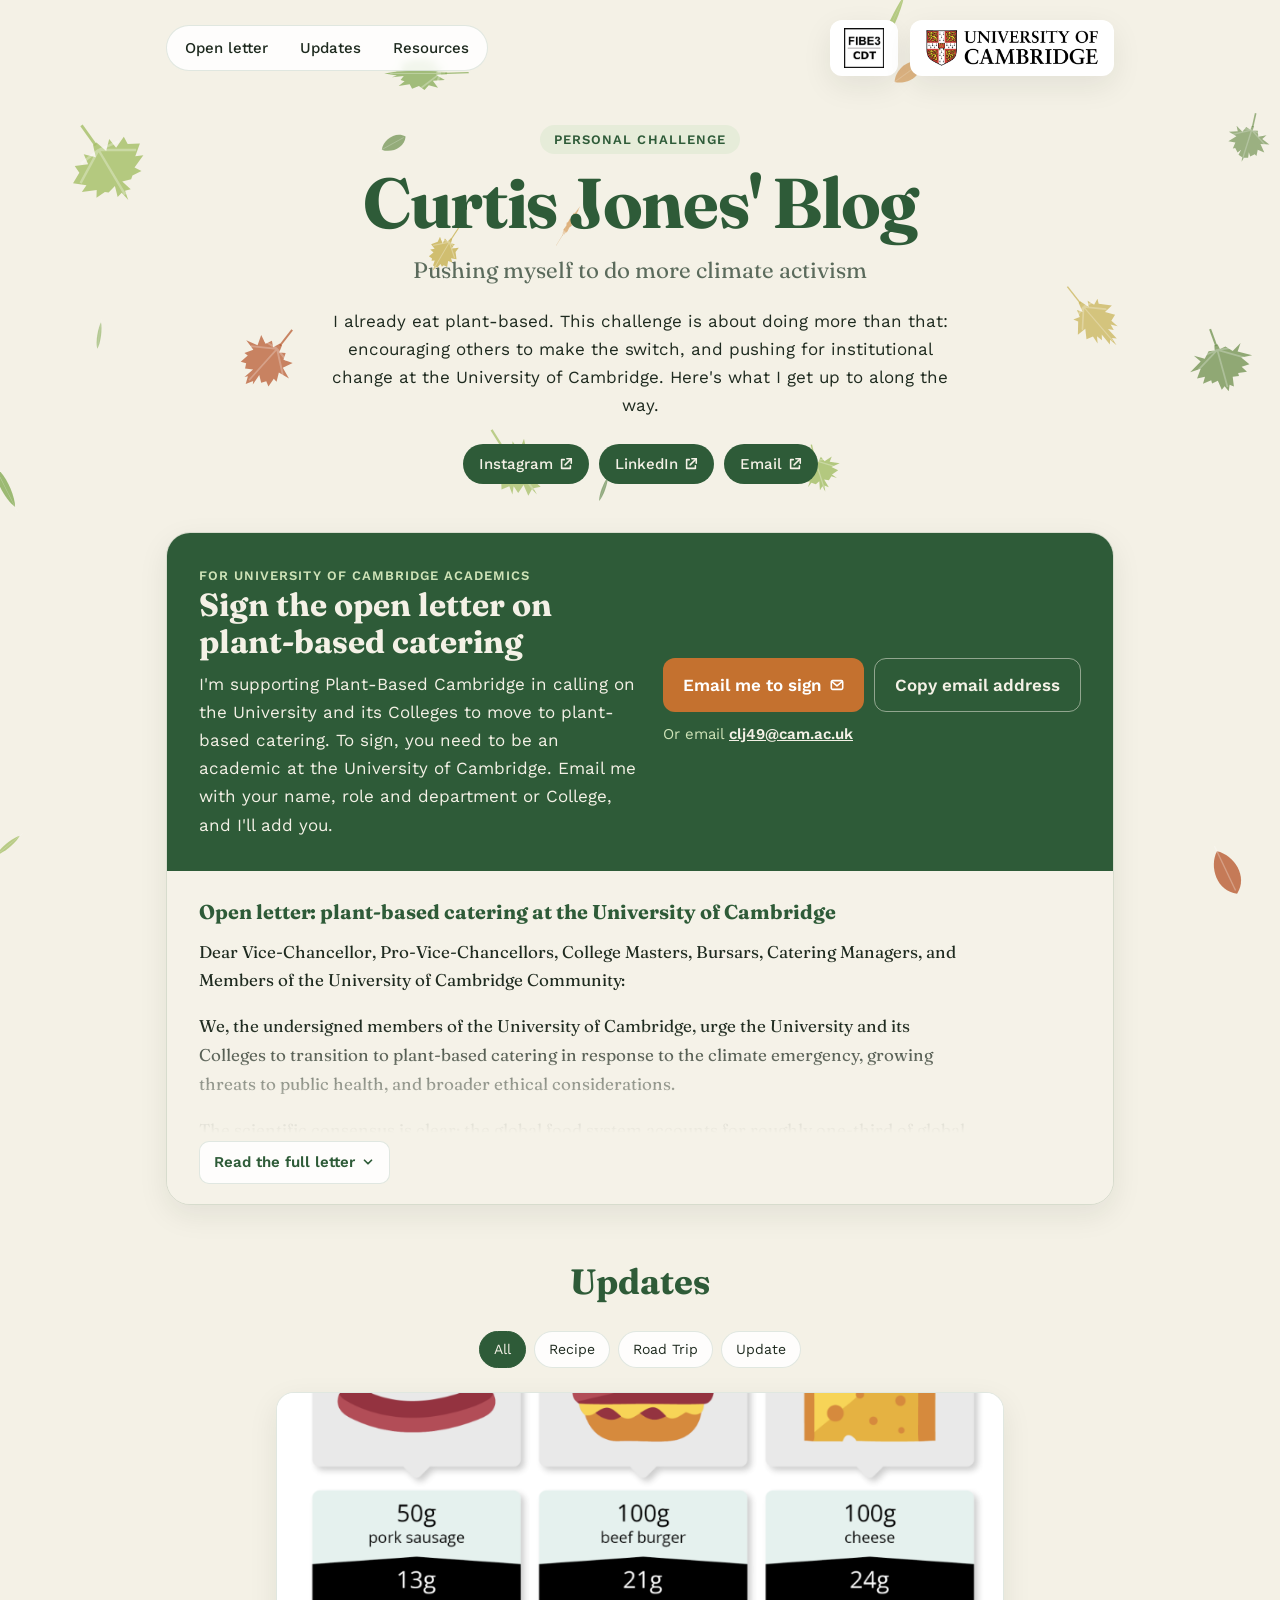
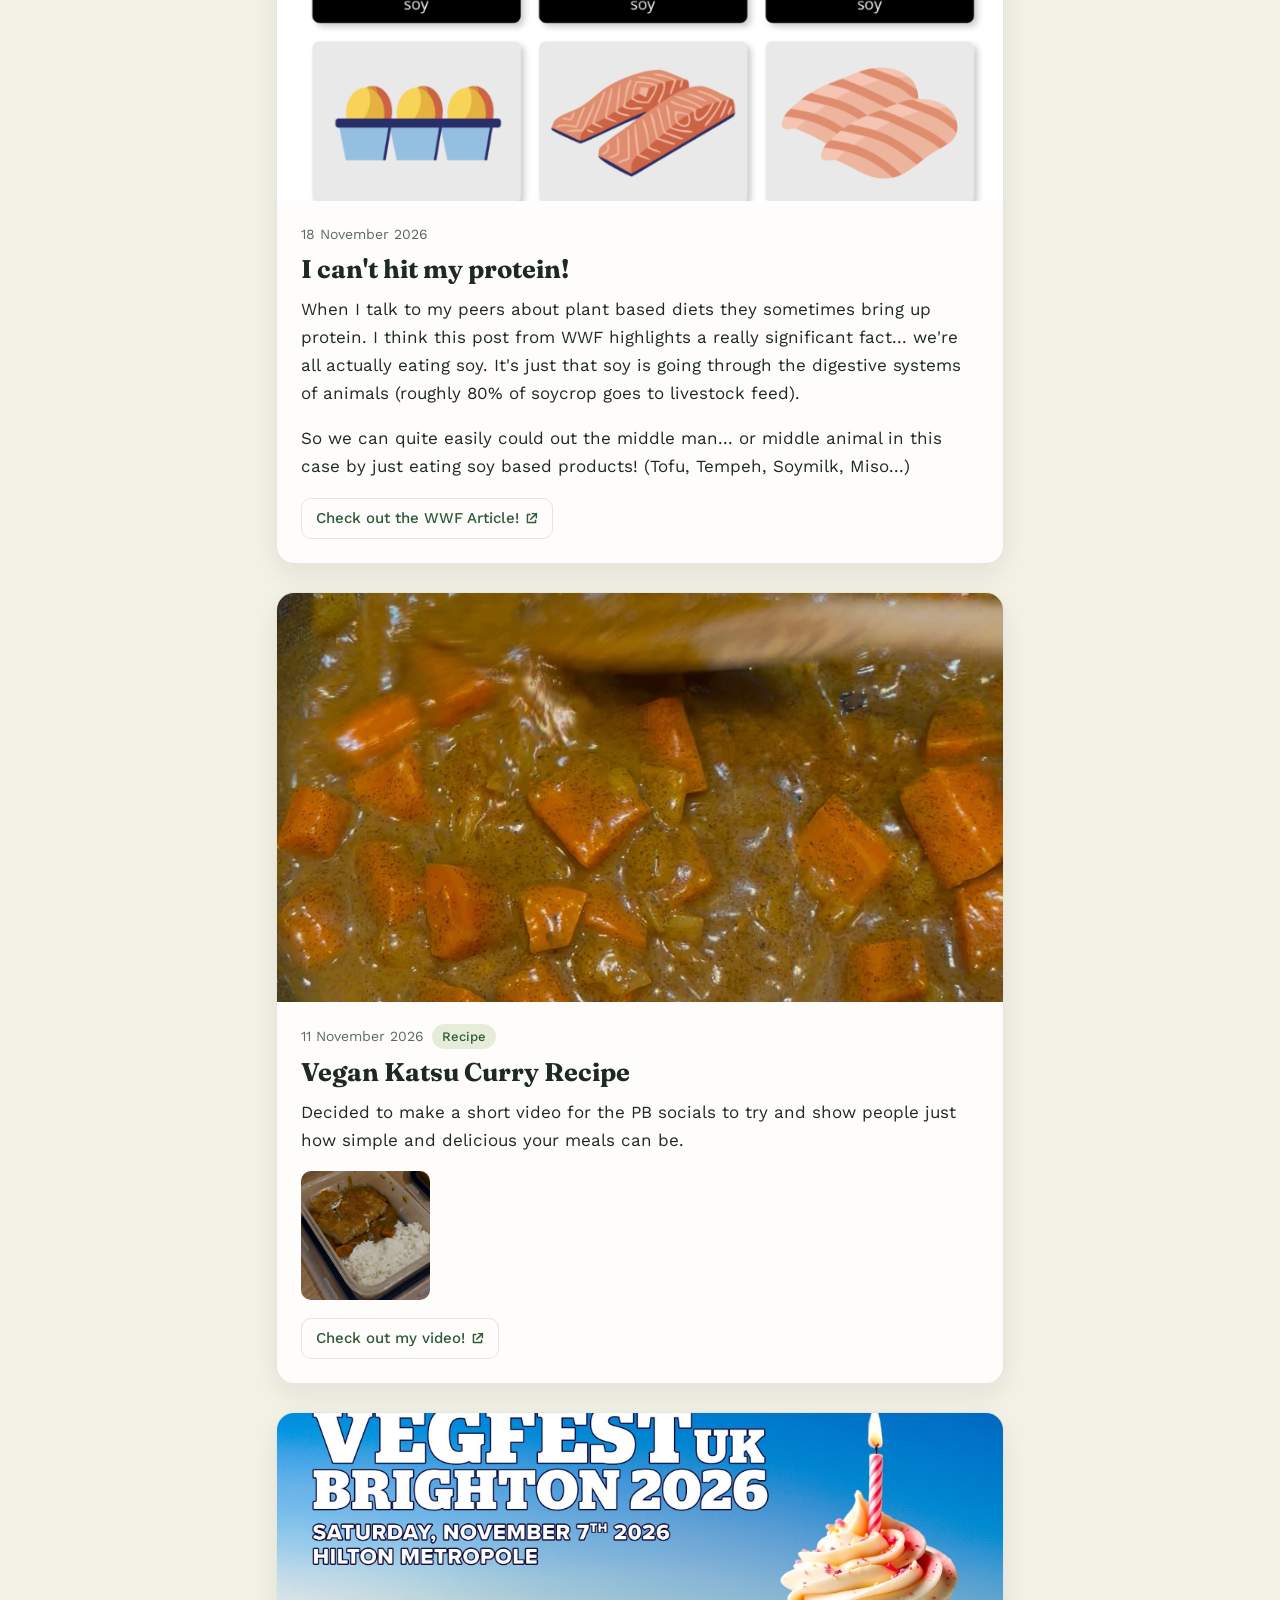
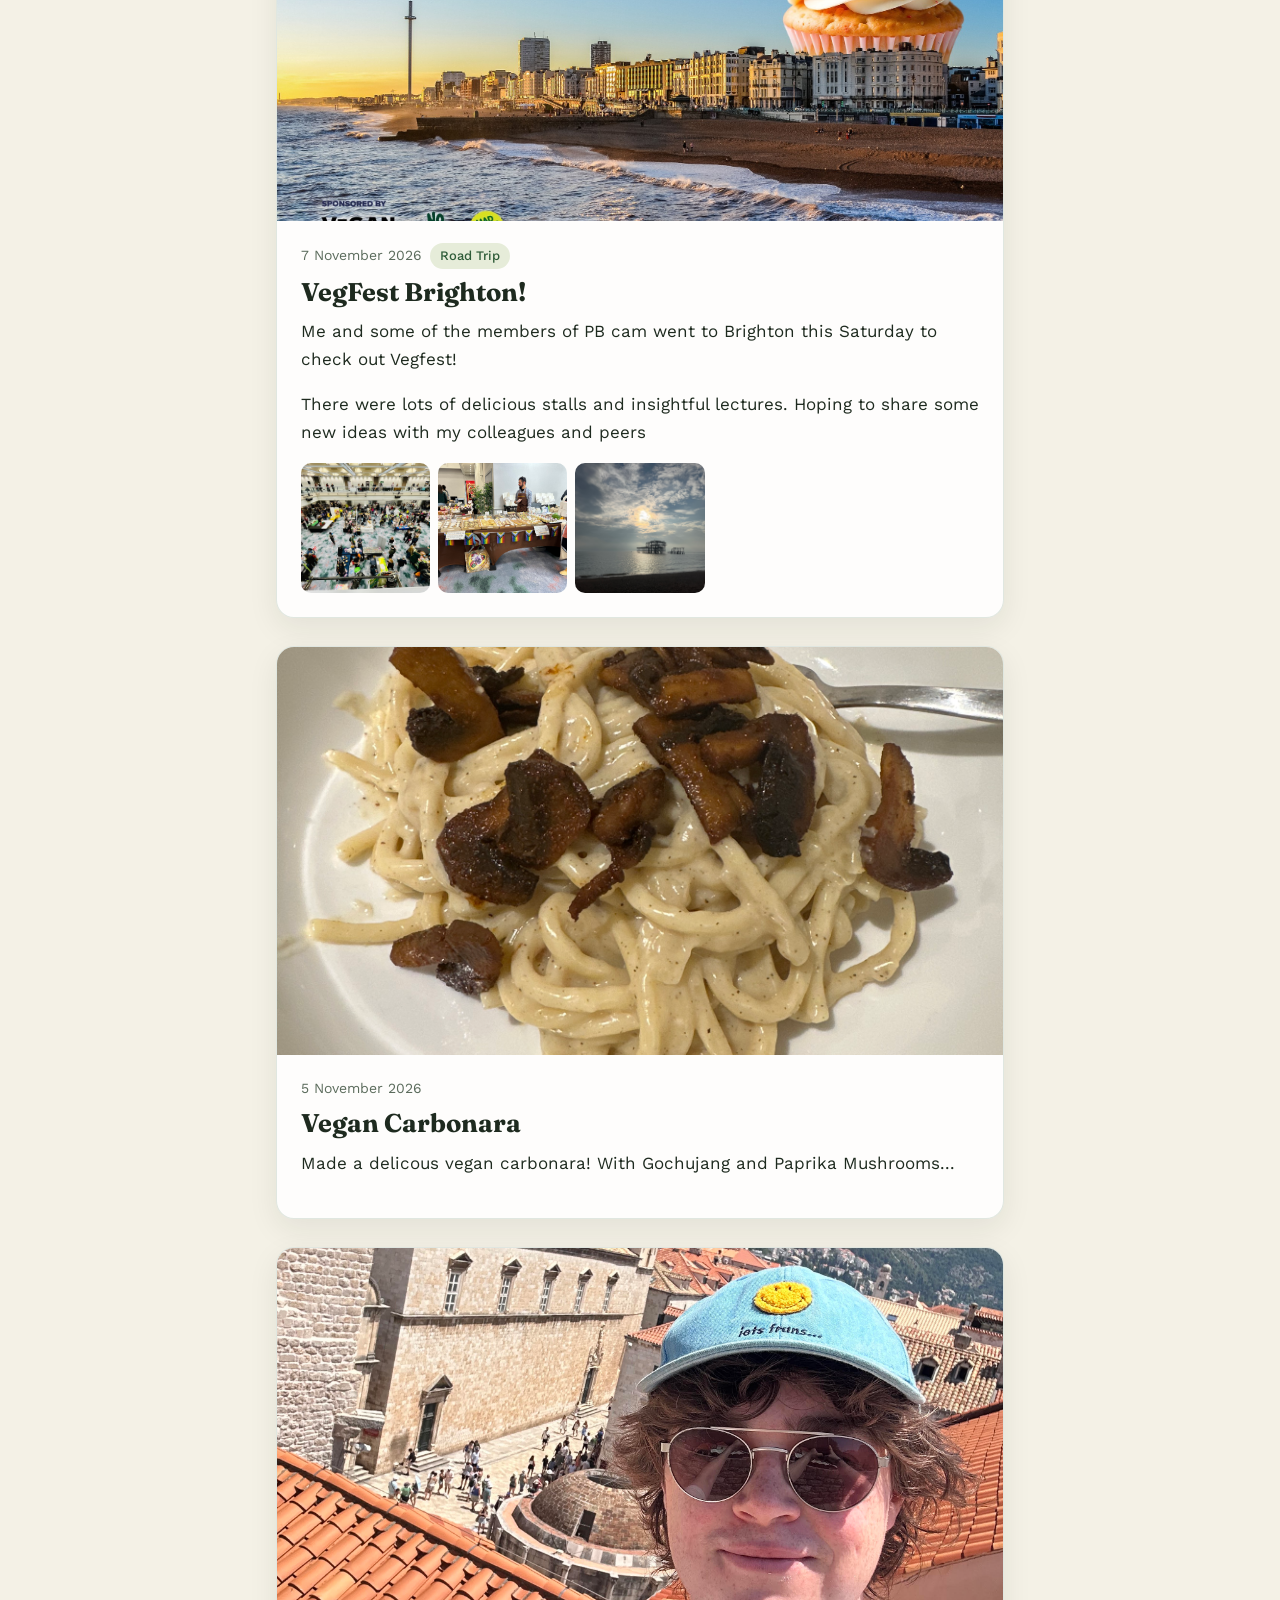
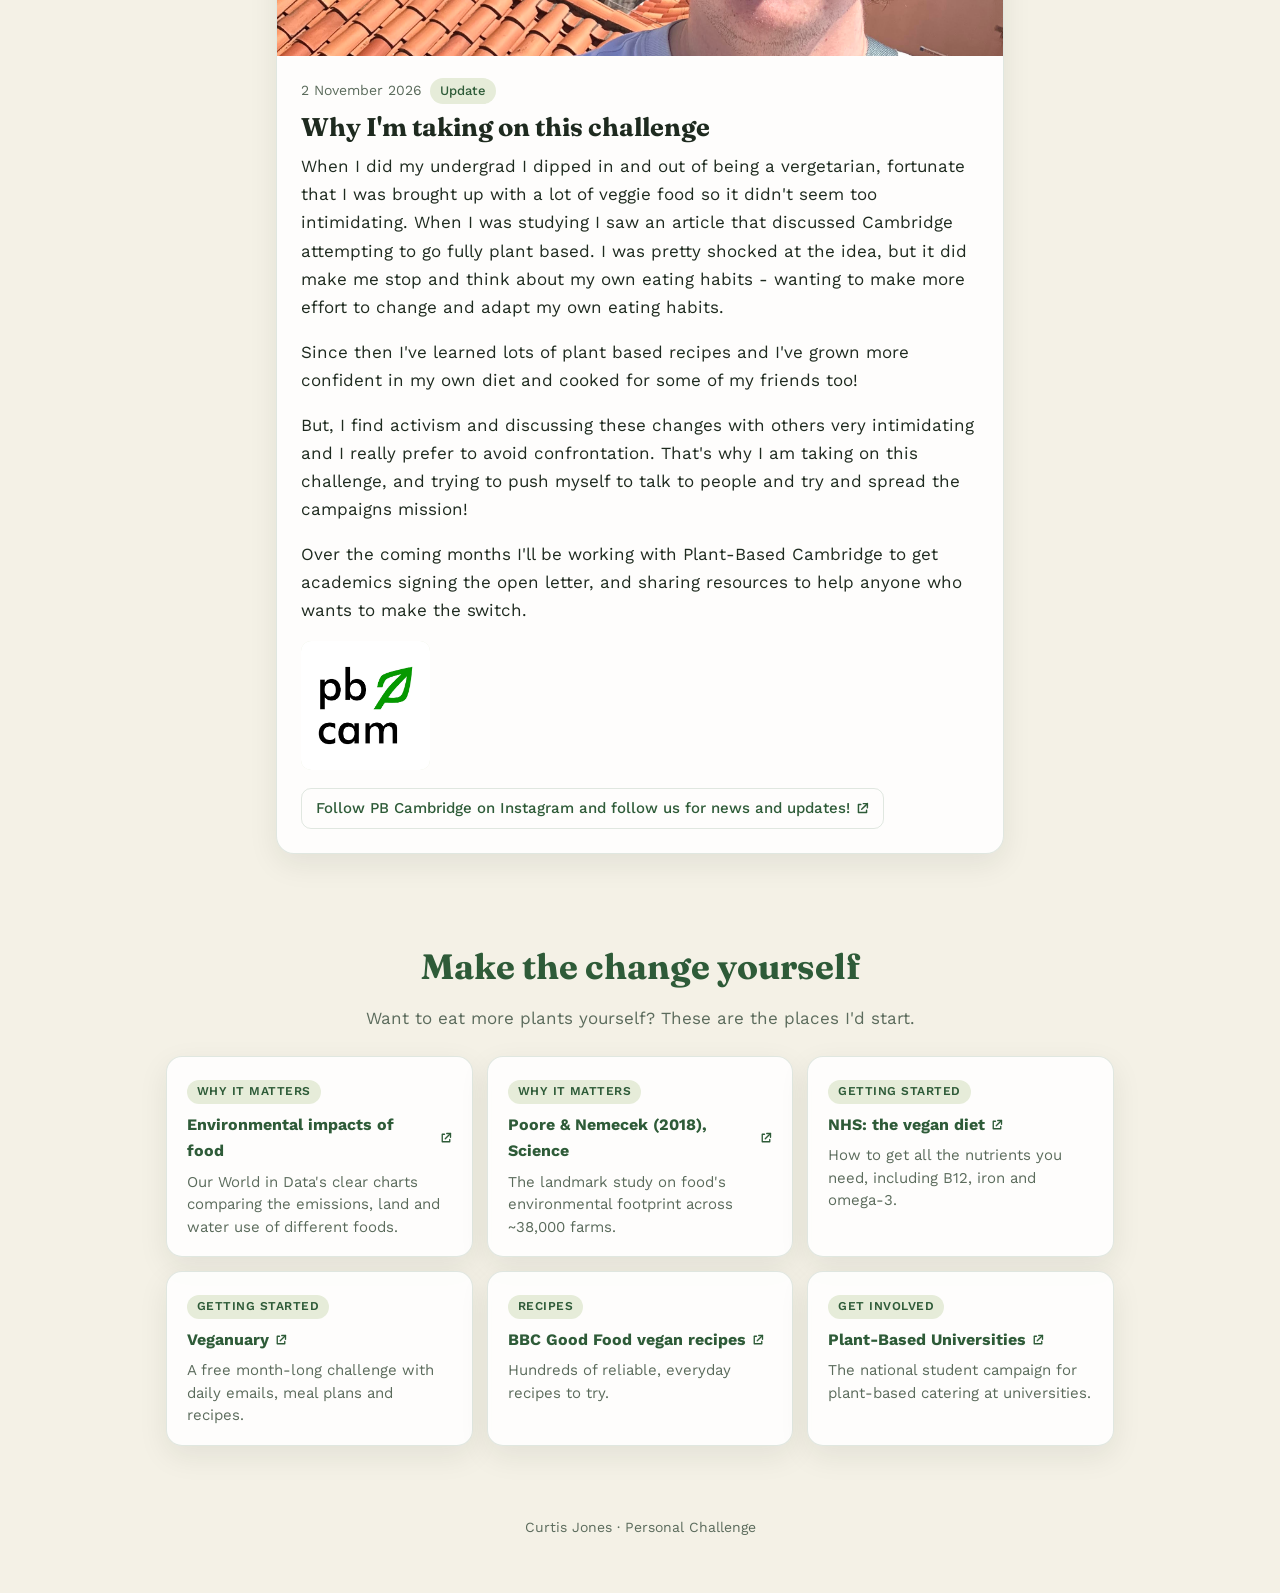
<file: index.html>
<!doctype html>
<html lang="en-GB">
<head>
  <meta charset="utf-8">
  <meta name="viewport" content="width=device-width, initial-scale=1">
  <title>Curtis Jones' Blog – Personal Challenge</title>
  <meta name="description" content="Curtis Jones' personal challenge: taking on more climate activism to help shift Cambridge towards plant-based food.">
  <link rel="preconnect" href="https://fonts.googleapis.com">
  <link rel="preconnect" href="https://fonts.gstatic.com" crossorigin>
  <link href="https://fonts.googleapis.com/css2?family=Fraunces:opsz,wght@9..144,500;9..144,700&family=Work+Sans:wght@400;500;600&display=swap" rel="stylesheet">
  <link rel="stylesheet" href="css/style.css">
</head>
<body>
  <!-- Animated leaf background (decorative) -->
  <canvas id="leaves" aria-hidden="true"></canvas>

  <header class="site-header">
    <div class="topbar">
      <nav class="sitenav" aria-label="Sections">
        <a href="#letter">Open letter</a>
        <a href="#updates">Updates</a>
        <a href="#resources">Resources</a>
      </nav>
      <div class="logos" id="logos"></div>
    </div>
    <div class="masthead">
      <p class="eyebrow" id="site-eyebrow">Personal Challenge</p>
      <h1 id="site-title">Curtis Jones' Blog</h1>
      <p class="subtitle" id="site-subtitle"></p>
      <p class="intro" id="site-intro"></p>
      <nav class="socials" id="socials" aria-label="Social links"></nav>
    </div>
  </header>

  <main>
    <!-- Open letter: contact to sign, with the letter attached -->
    <section class="cta-wrap" id="letter" aria-labelledby="cta-heading">
      <div class="letter-block">
        <div class="cta">
          <div class="cta-text">
            <p class="cta-kicker" id="cta-kicker"></p>
            <h2 id="cta-heading"></h2>
            <p id="cta-body"></p>
          </div>
          <div class="cta-side">
            <div class="cta-actions" id="cta-actions"></div>
            <p class="cta-email" id="cta-email"></p>
          </div>
        </div>
        <article class="letter" id="letter-card" aria-labelledby="letter-title">
          <h3 id="letter-title"></h3>
          <div class="letter-body is-collapsed" id="letter-body">
            <div id="letter-text"></div>
            <div class="letter-refs" id="letter-refs"></div>
          </div>
          <button class="letter-toggle" id="letter-toggle" type="button" aria-expanded="false" aria-controls="letter-body">
            <span>Read the full letter</span>
            <svg viewBox="0 0 16 16" fill="none" stroke="currentColor" stroke-width="2" stroke-linecap="round" stroke-linejoin="round" aria-hidden="true"><path d="m4 6 4 4 4-4"/></svg>
          </button>
        </article>
      </div>
    </section>

    <!-- Updates feed -->
    <section class="feed" id="updates" aria-labelledby="updates-heading">
      <h2 class="section-title" id="updates-heading">Updates</h2>
      <div class="filters" id="filters" role="group" aria-label="Filter posts by tag"></div>
      <div id="posts" aria-live="polite">
        <p class="status">Loading posts…</p>
      </div>
    </section>

    <!-- Resources -->
    <section class="resources" id="resources" aria-labelledby="resources-heading">
      <h2 class="section-title" id="resources-heading">Make the change yourself</h2>
      <p class="section-sub" id="resources-intro"></p>
      <div id="resource-groups"></div>
    </section>
  </main>

  <footer class="site-footer">
    <p id="footer-text"></p>
  </footer>

  <!-- Photo lightbox -->
  <div class="lightbox" id="lightbox" hidden role="dialog" aria-modal="true" aria-label="Photo viewer">
    <button class="lb-close" id="lb-close" aria-label="Close">×</button>
    <button class="lb-nav lb-prev" id="lb-prev" aria-label="Previous photo">‹</button>
    <figure>
      <img id="lb-img" alt="">
      <figcaption id="lb-cap"></figcaption>
    </figure>
    <button class="lb-nav lb-next" id="lb-next" aria-label="Next photo">›</button>
  </div>

  <script src="js/vendor/marked.min.js"></script>
  <script src="js/vendor/purify.min.js"></script>
  <script src="js/leaves.js"></script>
  <script src="js/app.js"></script>
</body>
</html>
</file>
<file: css/style.css>
:root {
  --bg: #f4f1e6;
  --ink: #1e2a1f;
  --muted: #5b6b5c;
  --forest: #2e5b38;
  --moss: #6f9150;
  --accent: #c4712f;
  --card: rgba(255, 255, 255, 0.86);
  --card-border: rgba(46, 91, 56, 0.14);
  --chip: #e6ecd9;
  --shadow: 0 10px 30px rgba(30, 42, 31, 0.08);
  --radius: 18px;
}

@media (prefers-color-scheme: dark) {
  :root {
    --bg: #121a14;
    --ink: #e8efe4;
    --muted: #a3b3a2;
    --forest: #8cc391;
    --moss: #9fbf7a;
    --accent: #e39a5c;
    --card: rgba(26, 36, 28, 0.86);
    --card-border: rgba(140, 195, 145, 0.16);
    --chip: #24332a;
    --shadow: 0 10px 30px rgba(0, 0, 0, 0.35);
  }
}

* { box-sizing: border-box; }

html, body { margin: 0; }

body {
  background: var(--bg);
  color: var(--ink);
  font-family: "Work Sans", system-ui, sans-serif;
  font-size: 17px;
  line-height: 1.65;
  min-height: 100vh;
  overflow-x: hidden;
}

#leaves {
  position: fixed;
  inset: 0;
  width: 100%;
  height: 100%;
  z-index: 0;
  pointer-events: none;
}

.site-header, main, .site-footer { position: relative; z-index: 1; }
html { scroll-behavior: smooth; }
section[id] { scroll-margin-top: 16px; }

a { color: var(--forest); }

/* ---------- Header ---------- */
.site-header {
  max-width: 980px;
  margin: 0 auto;
  padding: 20px 16px 8px;
}

.topbar {
  display: flex;
  flex-wrap: wrap;
  align-items: center;
  justify-content: space-between;
  gap: 16px;
}

.sitenav {
  display: flex;
  flex-wrap: wrap;
  gap: 4px;
  padding: 4px;
  border-radius: 999px;
  background: var(--card);
  border: 1px solid var(--card-border);
  backdrop-filter: blur(3px);
  -webkit-backdrop-filter: blur(3px);
}
.sitenav a {
  padding: 6px 14px;
  border-radius: 999px;
  text-decoration: none;
  font-size: 15px;
  font-weight: 500;
  color: var(--ink);
}
.sitenav a:hover { background: var(--chip); color: var(--forest); }

.logos {
  display: flex;
  flex-wrap: wrap;
  gap: 12px;
  justify-content: flex-end;
}

.logo-link {
  display: inline-flex;
  align-items: center;
  height: 56px;
  padding: 8px 14px;
  background: #fff;
  border-radius: 12px;
  box-shadow: var(--shadow);
  text-decoration: none;
  transition: transform .2s ease;
}
.logo-link:hover { transform: translateY(-2px); }
.logo-link img { height: 40px; width: auto; display: block; }
.logo-fallback {
  font-weight: 600;
  font-size: 14px;
  color: #2e5b38;
  white-space: nowrap;
}

.masthead {
  text-align: center;
  padding: 48px 0 24px;
}

.eyebrow {
  display: inline-block;
  margin: 0 0 12px;
  padding: 4px 14px;
  border-radius: 999px;
  background: var(--chip);
  color: var(--forest);
  font-size: 13px;
  font-weight: 600;
  letter-spacing: .08em;
  text-transform: uppercase;
}

h1 {
  font-family: "Fraunces", Georgia, serif;
  font-weight: 700;
  font-size: clamp(2.4rem, 7vw, 4.4rem);
  line-height: 1.05;
  margin: 0;
  color: var(--forest);
  letter-spacing: -0.02em;
}

.subtitle {
  font-family: "Fraunces", Georgia, serif;
  font-size: clamp(1.1rem, 2.6vw, 1.4rem);
  color: var(--muted);
  margin: 12px auto 0;
  max-width: 44ch;
}

.intro {
  max-width: 58ch;
  margin: 18px auto 0;
  color: var(--ink);
}

.socials {
  display: flex;
  flex-wrap: wrap;
  justify-content: center;
  gap: 10px;
  margin-top: 24px;
}

.social {
  display: inline-flex;
  align-items: center;
  gap: 6px;
  padding: 8px 16px;
  border-radius: 999px;
  background: var(--forest);
  color: var(--bg);
  text-decoration: none;
  font-weight: 500;
  font-size: 15px;
  transition: background .2s ease, transform .2s ease;
}
.social:hover { background: var(--moss); transform: translateY(-1px); }
.social svg { width: 14px; height: 14px; }

/* ---------- Open letter call to action ---------- */
.cta-wrap {
  max-width: 980px;
  margin: 0 auto;
  padding: 16px 16px 40px;
}
.cta-wrap:has(#cta-heading:empty) { display: none; }

.letter-block {
  border-radius: 24px;
  overflow: hidden;
  box-shadow: var(--shadow);
  border: 1px solid var(--card-border);
}

.cta {
  display: flex;
  flex-wrap: wrap;
  align-items: center;
  justify-content: space-between;
  gap: 24px;
  padding: 32px;
  background: var(--forest);
  color: #f4f1e6;
}
.cta-side {
  display: flex;
  flex-direction: column;
  align-items: flex-start;
  gap: 10px;
}
.cta-email {
  font-size: 15px;
  color: #cfe3b8;
}
.cta-email a { color: #f4f1e6; font-weight: 600; }
.btn { font: inherit; font-weight: 600; cursor: pointer; border: 0; }
button.btn-ghost { background: transparent; border: 1px solid rgba(244, 241, 230, 0.5); }

/* the letter itself, attached under the green card */
.letter {
  background: var(--bg);
  background: color-mix(in srgb, var(--bg) 92%, white);
  padding: 28px 32px 20px;
}
@media (prefers-color-scheme: dark) {
  .letter { background: #172019; }
}
.letter h3 {
  font-family: "Fraunces", Georgia, serif;
  font-size: 1.25rem;
  line-height: 1.25;
  color: var(--forest);
  margin: 0 0 14px;
}
.letter-body {
  font-family: "Fraunces", Georgia, serif;
  font-size: 17px;
  line-height: 1.7;
  max-width: 70ch;
  overflow: hidden;
}
.letter-body p { margin: 0 0 1em; }
.letter-body.is-collapsed {
  max-height: 11.5em;
  -webkit-mask-image: linear-gradient(to bottom, #000 45%, transparent);
  mask-image: linear-gradient(to bottom, #000 45%, transparent);
}
.letter-refs {
  font-family: "Work Sans", system-ui, sans-serif;
  font-size: 13px;
  line-height: 1.55;
  color: var(--muted);
  border-top: 1px solid var(--card-border);
  padding-top: 12px;
  margin-top: 8px;
}
.letter-refs:empty { display: none; }
.letter-refs ol { margin: 0; padding-left: 1.4em; }
.letter-refs li { margin-bottom: 6px; overflow-wrap: anywhere; }
.letter-toggle {
  display: inline-flex;
  align-items: center;
  gap: 6px;
  margin-top: 8px;
  padding: 8px 14px;
  border-radius: 10px;
  border: 1px solid var(--card-border);
  background: var(--card);
  color: var(--forest);
  font: inherit;
  font-size: 15px;
  font-weight: 600;
  cursor: pointer;
}
.letter-toggle:hover { border-color: var(--forest); }
.letter-toggle svg { width: 14px; height: 14px; transition: transform .2s ease; }
.letter-toggle[aria-expanded="true"] svg { transform: rotate(180deg); }
.letter-toggle[hidden] { display: none; }
@media (prefers-color-scheme: dark) {
  .cta { background: #234a2c; }
}
.cta-text { flex: 1 1 380px; }
.cta-kicker {
  margin: 0 0 6px;
  font-size: 13px;
  font-weight: 600;
  letter-spacing: .08em;
  text-transform: uppercase;
  color: #cfe3b8;
}
.cta h2 {
  font-family: "Fraunces", Georgia, serif;
  font-size: clamp(1.5rem, 3.4vw, 2rem);
  line-height: 1.15;
  margin: 0 0 10px;
}
.cta p { margin: 0; }
.cta-actions {
  display: flex;
  flex-wrap: wrap;
  gap: 10px;
}
.btn {
  display: inline-flex;
  align-items: center;
  gap: 8px;
  padding: 12px 20px;
  border-radius: 12px;
  font-weight: 600;
  text-decoration: none;
  transition: transform .2s ease, background .2s ease;
}
.btn svg { width: 14px; height: 14px; }
.btn-primary { background: var(--accent); color: #fff; }
.btn-primary:hover { transform: translateY(-2px); }
.btn-ghost { border: 1px solid rgba(244, 241, 230, 0.5); color: #f4f1e6; }
.btn-ghost:hover { background: rgba(244, 241, 230, 0.12); }

/* ---------- Section titles ---------- */
.section-title {
  font-family: "Fraunces", Georgia, serif;
  font-size: clamp(1.7rem, 4vw, 2.2rem);
  color: var(--forest);
  text-align: center;
  margin: 0 0 8px;
}
.section-sub {
  text-align: center;
  color: var(--muted);
  max-width: 56ch;
  margin: 0 auto 24px;
}
.section-sub:empty { display: none; }

/* ---------- Feed ---------- */
.feed {
  max-width: 760px;
  margin: 0 auto;
  padding: 8px 16px 48px;
}
.feed .section-title { margin-bottom: 20px; }

/* ---------- Resources ---------- */
.resources {
  max-width: 980px;
  margin: 0 auto;
  padding: 8px 16px 56px;
}
.resources:has(#resource-groups:empty) { display: none; }
.resource-group { margin-bottom: 28px; }
.resource-group h3 {
  font-size: 13px;
  font-weight: 600;
  letter-spacing: .08em;
  text-transform: uppercase;
  color: var(--muted);
  margin: 0 0 12px;
}
.resource-grid {
  display: grid;
  grid-template-columns: repeat(auto-fill, minmax(260px, 1fr));
  gap: 14px;
}
.resource {
  display: block;
  padding: 18px 20px;
  border-radius: 16px;
  background: var(--card);
  border: 1px solid var(--card-border);
  box-shadow: var(--shadow);
  text-decoration: none;
  color: var(--ink);
  backdrop-filter: blur(3px);
  -webkit-backdrop-filter: blur(3px);
  transition: transform .2s ease, border-color .2s ease;
}
.resource:hover { transform: translateY(-2px); border-color: var(--moss); }
.resource-cat {
  display: inline-block;
  margin-bottom: 8px;
  padding: 2px 10px;
  border-radius: 999px;
  background: var(--chip);
  color: var(--forest);
  font-size: 12px;
  font-style: normal;
  font-weight: 600;
  letter-spacing: .04em;
  text-transform: uppercase;
}
.resource strong {
  display: flex;
  align-items: center;
  gap: 6px;
  color: var(--forest);
  font-size: 16px;
}
.resource strong svg { width: 12px; height: 12px; flex: none; }
.resource span { display: block; margin-top: 6px; font-size: 15px; color: var(--muted); line-height: 1.5; }

.filters {
  display: flex;
  flex-wrap: wrap;
  gap: 8px;
  justify-content: center;
  margin-bottom: 24px;
}
.filters:empty { display: none; }

.filter {
  font: inherit;
  font-size: 14px;
  padding: 6px 14px;
  border-radius: 999px;
  border: 1px solid var(--card-border);
  background: var(--card);
  color: var(--ink);
  cursor: pointer;
}
.filter[aria-pressed="true"] {
  background: var(--forest);
  color: var(--bg);
  border-color: var(--forest);
}

.post {
  background: var(--card);
  border: 1px solid var(--card-border);
  border-radius: var(--radius);
  box-shadow: var(--shadow);
  margin-bottom: 28px;
  overflow: hidden;
  backdrop-filter: blur(3px);
  -webkit-backdrop-filter: blur(3px);
}

.post-cover {
  display: block;
  width: 100%;
  aspect-ratio: 16 / 9;
  object-fit: cover;
  cursor: zoom-in;
  background: var(--chip);
  border: 0;
  padding: 0;
}
.post-cover img { width: 100%; height: 100%; object-fit: cover; display: block; }

.post-body { padding: 22px 24px 24px; }

.post-meta {
  display: flex;
  flex-wrap: wrap;
  align-items: center;
  gap: 8px;
  font-size: 14px;
  color: var(--muted);
}

.tag {
  padding: 2px 10px;
  border-radius: 999px;
  background: var(--chip);
  color: var(--forest);
  font-size: 13px;
  font-weight: 500;
}

.post h2 {
  font-family: "Fraunces", Georgia, serif;
  font-size: 1.6rem;
  line-height: 1.2;
  margin: 8px 0 10px;
}

.post-content > :first-child { margin-top: 0; }
.post-content img { max-width: 100%; border-radius: 10px; }
.post-content blockquote {
  margin: 1em 0;
  padding: 4px 16px;
  border-left: 3px solid var(--moss);
  color: var(--muted);
}

.gallery {
  display: grid;
  grid-template-columns: repeat(auto-fill, minmax(110px, 1fr));
  gap: 8px;
  margin-top: 16px;
}
.thumb {
  padding: 0;
  border: 0;
  border-radius: 10px;
  overflow: hidden;
  aspect-ratio: 1;
  cursor: zoom-in;
  background: var(--chip);
}
.thumb img {
  width: 100%;
  height: 100%;
  object-fit: cover;
  display: block;
  transition: transform .3s ease;
}
.thumb:hover img { transform: scale(1.05); }

.post-links {
  display: flex;
  flex-wrap: wrap;
  gap: 8px;
  margin-top: 18px;
}
.post-link {
  display: inline-flex;
  align-items: center;
  gap: 6px;
  padding: 7px 14px;
  border-radius: 10px;
  border: 1px solid var(--card-border);
  text-decoration: none;
  font-size: 15px;
  font-weight: 500;
  color: var(--forest);
  background: transparent;
}
.post-link:hover { border-color: var(--forest); }
.post-link svg { width: 13px; height: 13px; }

.status {
  text-align: center;
  color: var(--muted);
  padding: 32px 0;
}

/* ---------- Footer ---------- */
.site-footer {
  text-align: center;
  color: var(--muted);
  font-size: 14px;
  padding: 0 16px 40px;
}

/* ---------- Lightbox ---------- */
.lightbox {
  position: fixed;
  inset: 0;
  z-index: 10;
  background: rgba(10, 16, 11, 0.92);
  display: flex;
  align-items: center;
  justify-content: center;
  padding: 16px;
}
.lightbox[hidden] { display: none; }
.lightbox figure { margin: 0; text-align: center; max-width: 100%; }
.lightbox img {
  max-width: min(92vw, 1100px);
  max-height: 80vh;
  border-radius: 10px;
  display: block;
  margin: 0 auto;
}
.lightbox figcaption { color: #e8efe4; margin-top: 12px; font-size: 15px; }
.lb-close, .lb-nav {
  position: absolute;
  background: rgba(255, 255, 255, 0.12);
  color: #fff;
  border: 0;
  border-radius: 999px;
  width: 44px;
  height: 44px;
  font-size: 28px;
  line-height: 1;
  cursor: pointer;
}
.lb-close { top: 16px; right: 16px; }
.lb-prev { left: 12px; top: 50%; transform: translateY(-50%); }
.lb-next { right: 12px; top: 50%; transform: translateY(-50%); }
.lb-nav[hidden] { display: none; }

@media (max-width: 720px) {
  .topbar { flex-direction: column-reverse; }
  .cta { padding: 24px 20px; }
  .letter { padding: 22px 20px 18px; }
  .letter-body { font-size: 16px; }
}

@media (max-width: 560px) {
  .logos { justify-content: center; }
  .logo-link { height: 48px; }
  .logo-link img { height: 32px; }
  .masthead { padding-top: 32px; }
  .post-body { padding: 18px 16px 20px; }
}

@media (prefers-reduced-motion: reduce) {
  * { transition: none !important; }
}
</file>
